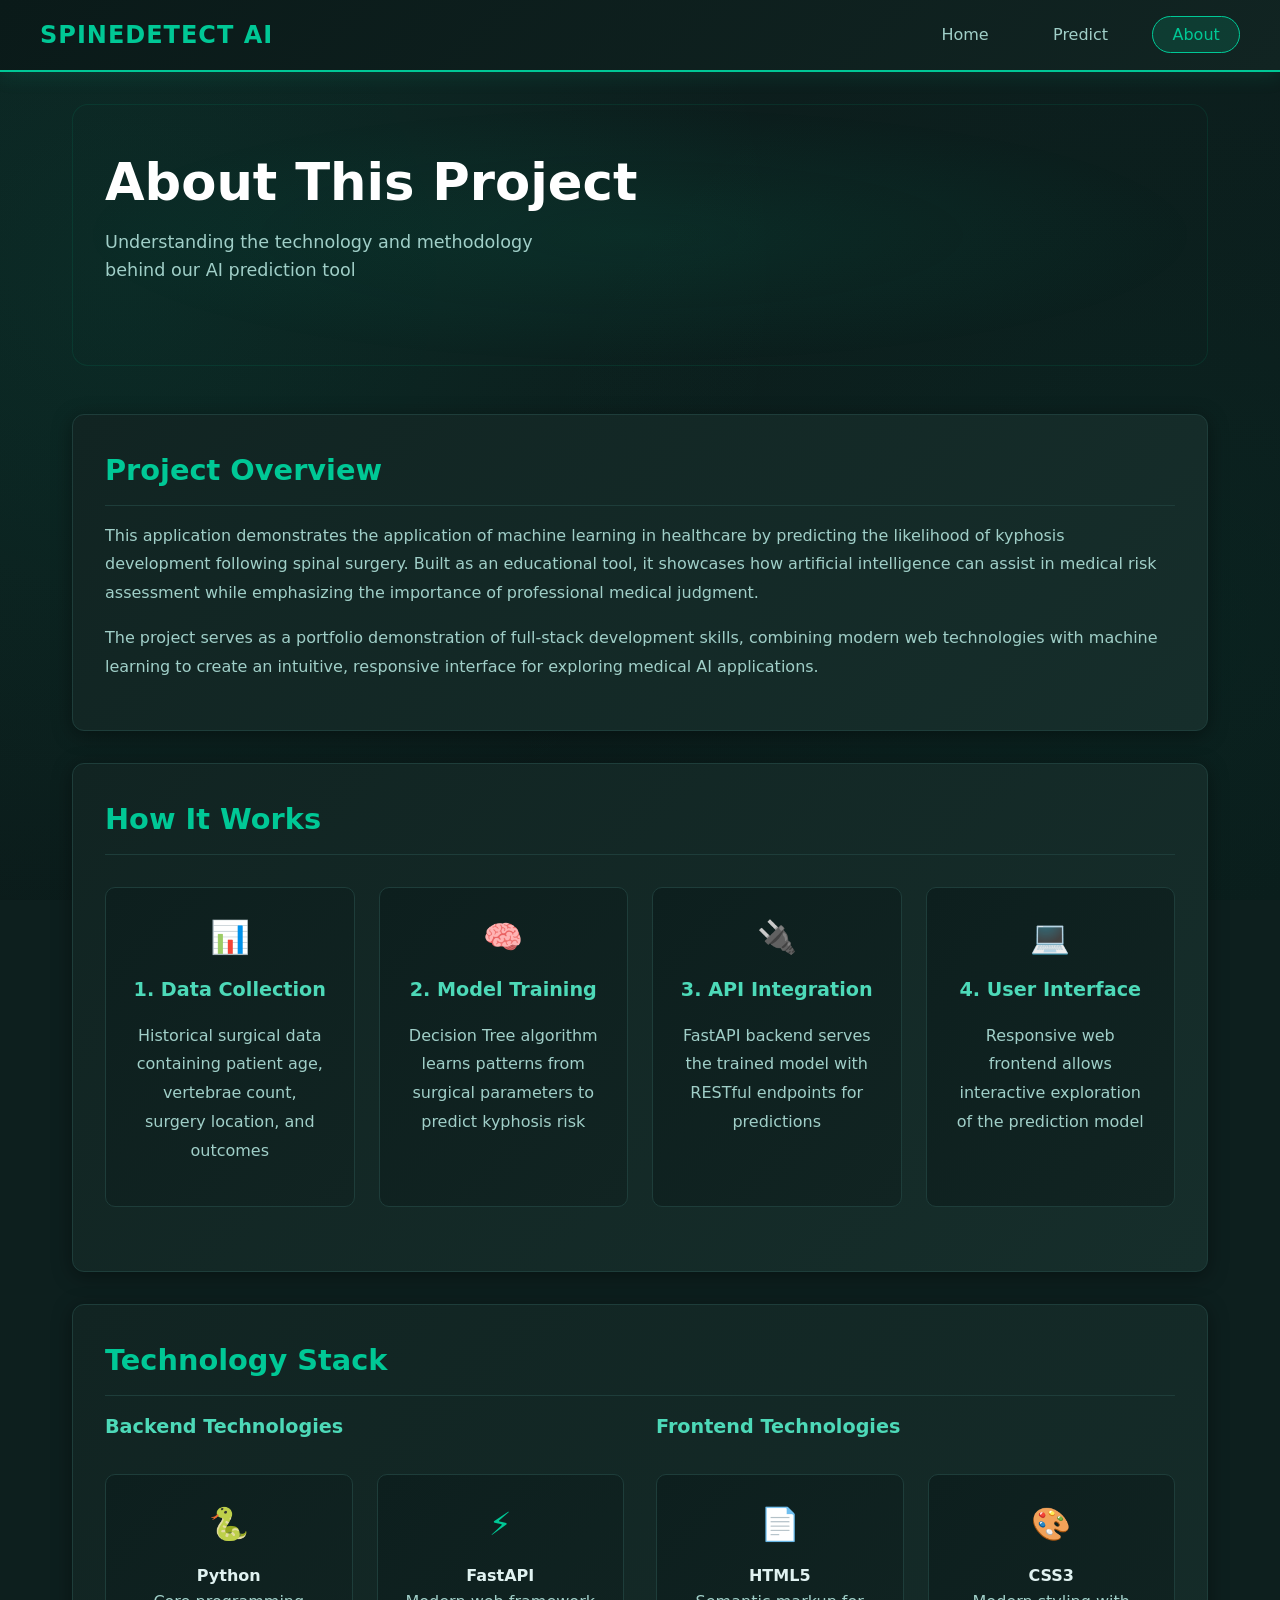
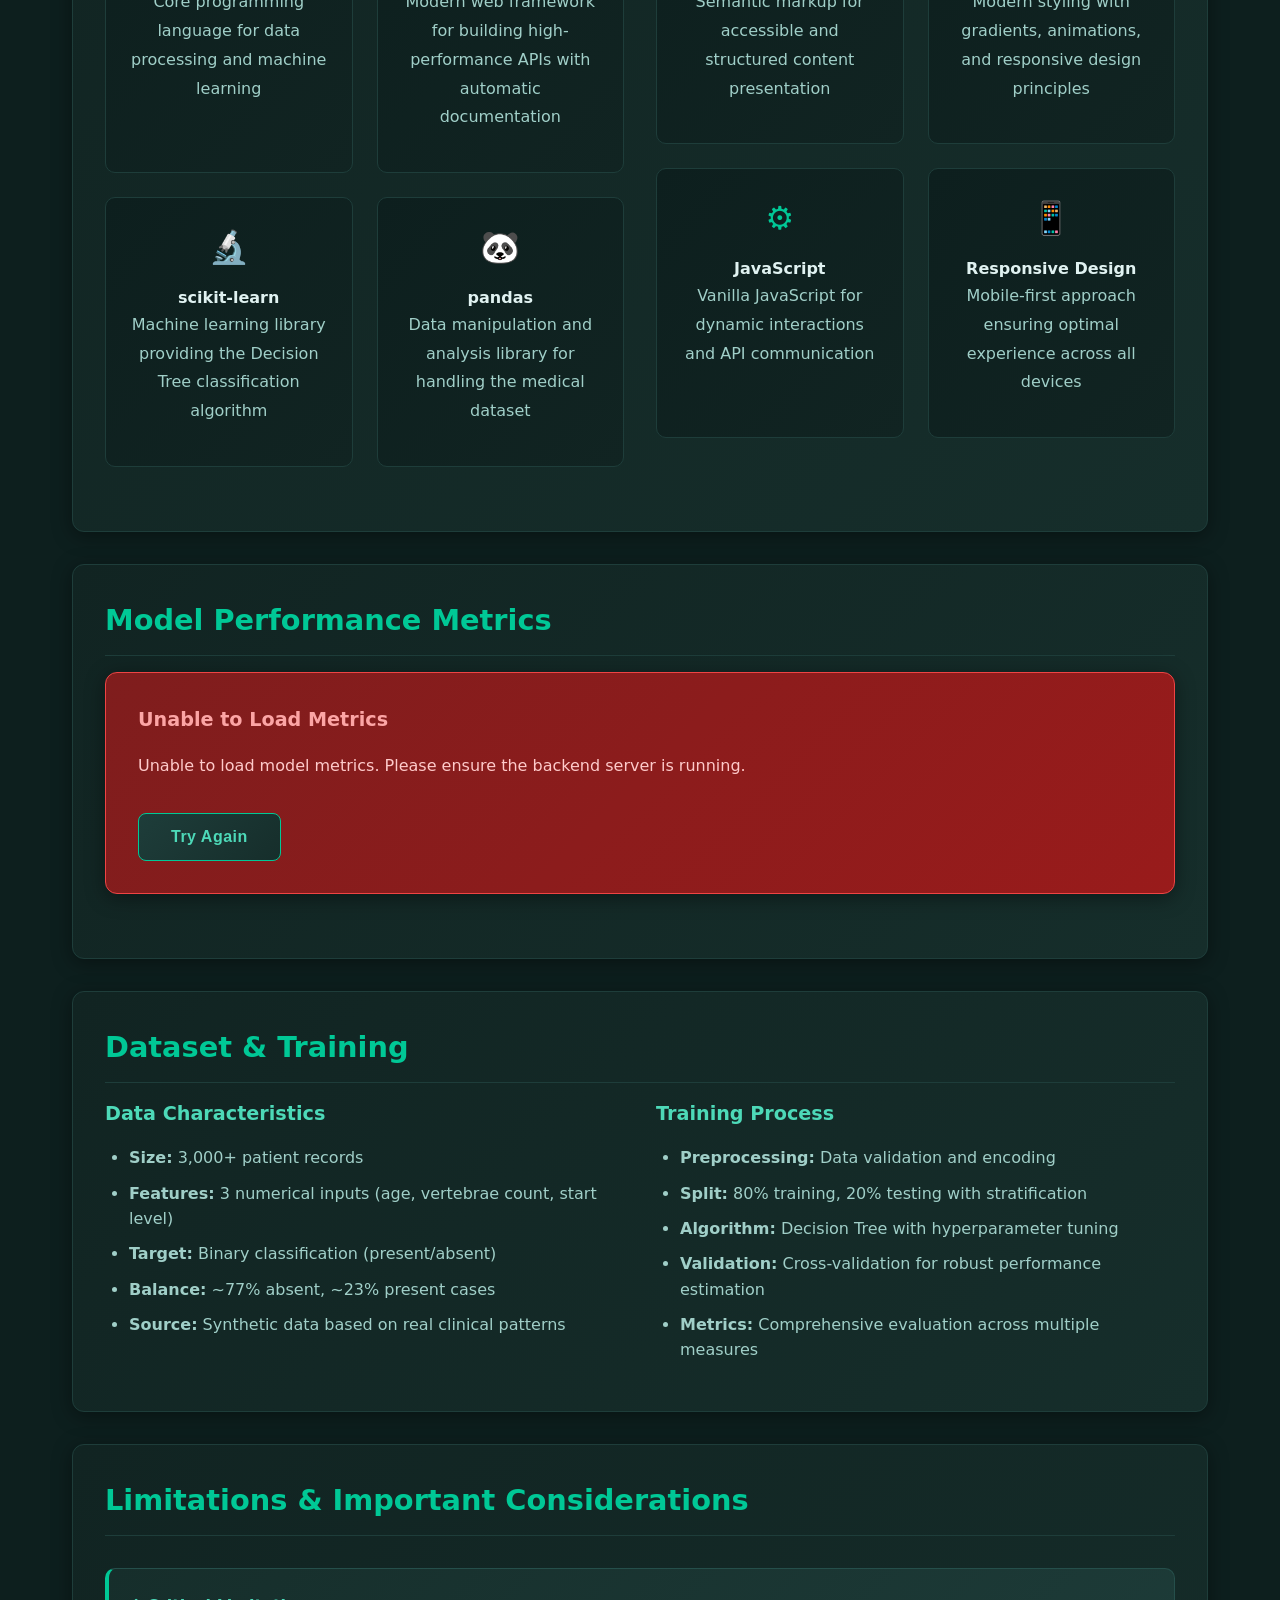
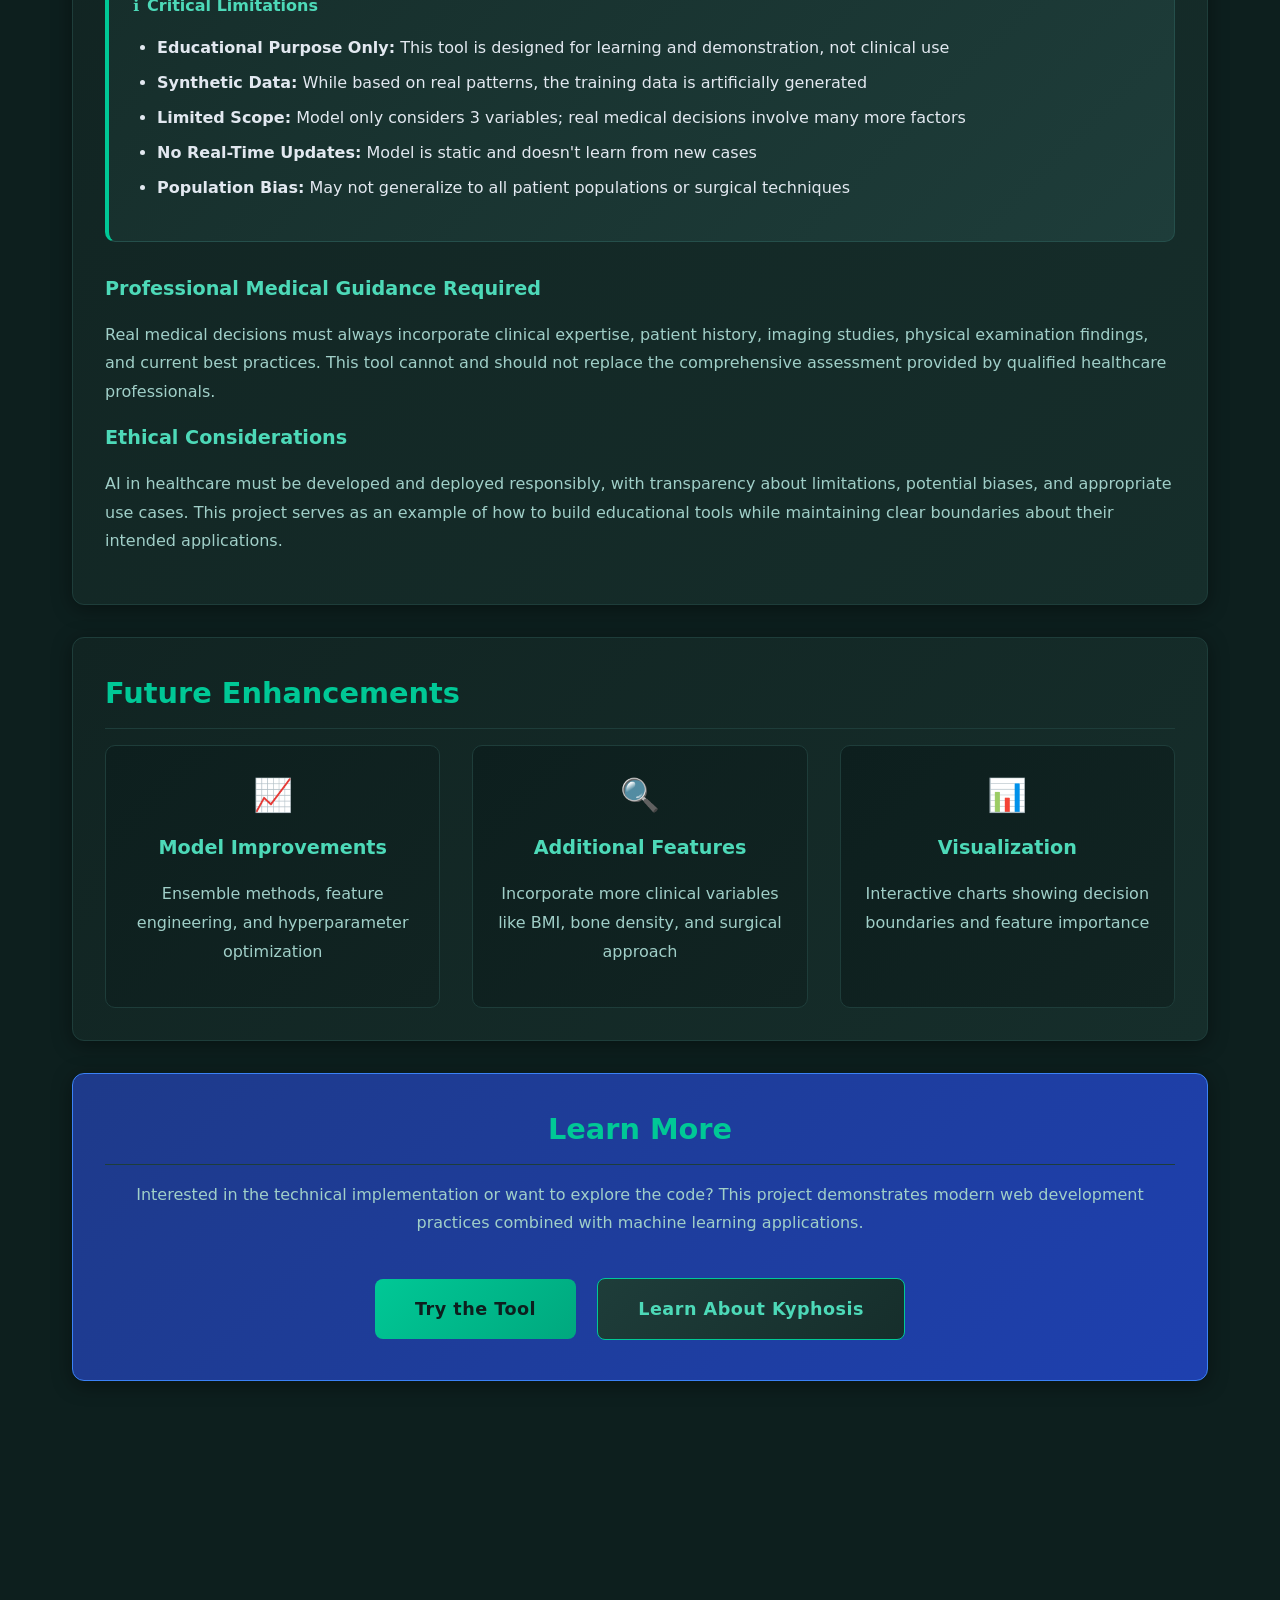
<file: Week 4/Task 12/Frontend/about.html>
<!DOCTYPE html>
<html lang="en">
<head>
    <meta charset="UTF-8">
    <meta name="viewport" content="width=device-width, initial-scale=1.0">
    <title>About - SpineDetect AI Prediction Tool</title>
    <link rel="stylesheet" href="style.css">
    <meta name="description" content="Learn about our AI-powered kyphosis prediction tool, its technology stack, model performance, and limitations.">
</head>
<body>
    <!-- Navigation Bar -->
    <nav class="navbar">
        <div class="nav-container">
            <a href="index.html" class="nav-brand">SpineDetect AI</a>
            <ul class="nav-links">
                <li><a href="index.html">Home</a></li>
                <li><a href="predict.html">Predict</a></li>
                <li><a href="about.html">About</a></li>
            </ul>
            <div class="nav-toggle">
                <span></span>
                <span></span>
                <span></span>
            </div>
        </div>
    </nav>

    <!-- Main Content -->
    <div class="container">
        <!-- Hero Section -->
        <section class="hero">
            <h1>About This Project</h1>
            <p>Understanding the technology and methodology behind our AI prediction tool</p>
        </section>

        <!-- Project Overview -->
        <section class="card">
            <h2>Project Overview</h2>
            <p>
                This application demonstrates the application of machine learning in healthcare by predicting 
                the likelihood of kyphosis development following spinal surgery. Built as an educational tool, 
                it showcases how artificial intelligence can assist in medical risk assessment while emphasizing 
                the importance of professional medical judgment.
            </p>
            <p>
                The project serves as a portfolio demonstration of full-stack development skills, combining 
                modern web technologies with machine learning to create an intuitive, responsive interface 
                for exploring medical AI applications.
            </p>
        </section>

        <!-- How It Works -->
        <section class="card">
            <h2>How It Works</h2>
            <div class="tech-grid">
                <div class="tech-card">
                    <div class="tech-icon">📊</div>
                    <h3>1. Data Collection</h3>
                    <p>Historical surgical data containing patient age, vertebrae count, surgery location, and outcomes</p>
                </div>
                
                <div class="tech-card">
                    <div class="tech-icon">🧠</div>
                    <h3>2. Model Training</h3>
                    <p>Decision Tree algorithm learns patterns from surgical parameters to predict kyphosis risk</p>
                </div>
                
                <div class="tech-card">
                    <div class="tech-icon">🔌</div>
                    <h3>3. API Integration</h3>
                    <p>FastAPI backend serves the trained model with RESTful endpoints for predictions</p>
                </div>
                
                <div class="tech-card">
                    <div class="tech-icon">💻</div>
                    <h3>4. User Interface</h3>
                    <p>Responsive web frontend allows interactive exploration of the prediction model</p>
                </div>
            </div>
        </section>

        <!-- Tech Stack -->
        <section class="card">
            <h2>Technology Stack</h2>
            <div class="two-column">
                <div>
                    <h3>Backend Technologies</h3>
                    <div class="tech-grid">
                        <div class="tech-card">
                            <div class="tech-icon">🐍</div>
                            <h4>Python</h4>
                            <p>Core programming language for data processing and machine learning</p>
                        </div>
                        
                        <div class="tech-card">
                            <div class="tech-icon">⚡</div>
                            <h4>FastAPI</h4>
                            <p>Modern web framework for building high-performance APIs with automatic documentation</p>
                        </div>
                        
                        <div class="tech-card">
                            <div class="tech-icon">🔬</div>
                            <h4>scikit-learn</h4>
                            <p>Machine learning library providing the Decision Tree classification algorithm</p>
                        </div>
                        
                        <div class="tech-card">
                            <div class="tech-icon">🐼</div>
                            <h4>pandas</h4>
                            <p>Data manipulation and analysis library for handling the medical dataset</p>
                        </div>
                    </div>
                </div>
                
                <div>
                    <h3>Frontend Technologies</h3>
                    <div class="tech-grid">
                        <div class="tech-card">
                            <div class="tech-icon">📄</div>
                            <h4>HTML5</h4>
                            <p>Semantic markup for accessible and structured content presentation</p>
                        </div>
                        
                        <div class="tech-card">
                            <div class="tech-icon">🎨</div>
                            <h4>CSS3</h4>
                            <p>Modern styling with gradients, animations, and responsive design principles</p>
                        </div>
                        
                        <div class="tech-card">
                            <div class="tech-icon">⚙️</div>
                            <h4>JavaScript</h4>
                            <p>Vanilla JavaScript for dynamic interactions and API communication</p>
                        </div>
                        
                        <div class="tech-card">
                            <div class="tech-icon">📱</div>
                            <h4>Responsive Design</h4>
                            <p>Mobile-first approach ensuring optimal experience across all devices</p>
                        </div>
                    </div>
                </div>
            </div>
        </section>

        <!-- Model Performance -->
        <section class="card">
            <h2>Model Performance Metrics</h2>
            <div id="metrics-loading" style="text-align: center; padding: 2rem;">
                <span class="loading-spinner"></span>
                <p style="color: #ccc; margin-top: 1rem;">Loading model performance data...</p>
            </div>
            
            <div id="metrics-content" style="display: none;">
                <p style="color: #ccc; margin-bottom: 2rem;">
                    Our Decision Tree model was evaluated on a held-out test set representing 20% of the available data. 
                    Below are the key performance metrics:
                </p>
                
                <table class="metrics-table" id="metrics-table">
                    <thead>
                        <tr>
                            <th>Metric</th>
                            <th>Value</th>
                            <th>Description</th>
                        </tr>
                    </thead>
                    <tbody id="metrics-tbody">
                        <!-- Metrics will be populated by JavaScript -->
                    </tbody>
                </table>
                
                <div class="two-column" style="margin-top: 2rem;">
                    <div>
                        <h3>Understanding the Metrics</h3>
                        <ul>
                            <li><strong>Accuracy:</strong> Percentage of correct predictions overall</li>
                            <li><strong>Precision:</strong> Of all "present" predictions, how many were actually correct</li>
                            <li><strong>Recall:</strong> Of all actual "present" cases, how many were correctly identified</li>
                            <li><strong>F1-Score:</strong> Harmonic mean of precision and recall, balancing both metrics</li>
                        </ul>
                    </div>
                    
                    <div>
                        <h3>Model Characteristics</h3>
                        <ul>
                            <li><strong>Algorithm:</strong> Decision Tree Classifier</li>
                            <li><strong>Features:</strong> Age, vertebrae count, surgery start level</li>
                            <li><strong>Training Size:</strong> ~2,400 patient records</li>
                            <li><strong>Validation:</strong> Stratified train-test split (80/20)</li>
                        </ul>
                    </div>
                </div>
            </div>
            
            <div id="metrics-error" style="display: none;">
                <!-- Error message will be populated by JavaScript -->
            </div>
        </section>

        <!-- Dataset Information -->
        <section class="card">
            <h2>Dataset & Training</h2>
            <div class="two-column">
                <div>
                    <h3>Data Characteristics</h3>
                    <ul>
                        <li><strong>Size:</strong> 3,000+ patient records</li>
                        <li><strong>Features:</strong> 3 numerical inputs (age, vertebrae count, start level)</li>
                        <li><strong>Target:</strong> Binary classification (present/absent)</li>
                        <li><strong>Balance:</strong> ~77% absent, ~23% present cases</li>
                        <li><strong>Source:</strong> Synthetic data based on real clinical patterns</li>
                    </ul>
                </div>
                
                <div>
                    <h3>Training Process</h3>
                    <ul>
                        <li><strong>Preprocessing:</strong> Data validation and encoding</li>
                        <li><strong>Split:</strong> 80% training, 20% testing with stratification</li>
                        <li><strong>Algorithm:</strong> Decision Tree with hyperparameter tuning</li>
                        <li><strong>Validation:</strong> Cross-validation for robust performance estimation</li>
                        <li><strong>Metrics:</strong> Comprehensive evaluation across multiple measures</li>
                    </ul>
                </div>
            </div>
        </section>

        <!-- Limitations & Disclaimer -->
        <section class="card">
            <h2>Limitations & Important Considerations</h2>
            <div class="disclaimer">
                <h3>Critical Limitations</h3>
                <ul style="margin: 1rem 0; color: #e2e8f0;">
                    <li><strong>Educational Purpose Only:</strong> This tool is designed for learning and demonstration, not clinical use</li>
                    <li><strong>Synthetic Data:</strong> While based on real patterns, the training data is artificially generated</li>
                    <li><strong>Limited Scope:</strong> Model only considers 3 variables; real medical decisions involve many more factors</li>
                    <li><strong>No Real-Time Updates:</strong> Model is static and doesn't learn from new cases</li>
                    <li><strong>Population Bias:</strong> May not generalize to all patient populations or surgical techniques</li>
                </ul>
            </div>
            
            <h3>Professional Medical Guidance Required</h3>
            <p>
                Real medical decisions must always incorporate clinical expertise, patient history, imaging studies, 
                physical examination findings, and current best practices. This tool cannot and should not replace 
                the comprehensive assessment provided by qualified healthcare professionals.
            </p>
            
            <h3>Ethical Considerations</h3>
            <p>
                AI in healthcare must be developed and deployed responsibly, with transparency about limitations, 
                potential biases, and appropriate use cases. This project serves as an example of how to build 
                educational tools while maintaining clear boundaries about their intended applications.
            </p>
        </section>

        <!-- Future Development -->
        <section class="card">
            <h2>Future Enhancements</h2>
            <div class="three-column">
                <div class="tech-card">
                    <div class="tech-icon">📈</div>
                    <h3>Model Improvements</h3>
                    <p>Ensemble methods, feature engineering, and hyperparameter optimization</p>
                </div>
                
                <div class="tech-card">
                    <div class="tech-icon">🔍</div>
                    <h3>Additional Features</h3>
                    <p>Incorporate more clinical variables like BMI, bone density, and surgical approach</p>
                </div>
                
                <div class="tech-card">
                    <div class="tech-icon">📊</div>
                    <h3>Visualization</h3>
                    <p>Interactive charts showing decision boundaries and feature importance</p>
                </div>
            </div>
        </section>

        <!-- Contact & Links -->
        <section class="card" style="text-align: center; background: linear-gradient(135deg, #1e3a8a 0%, #1e40af 100%); border-color: #3b82f6;">
            <h2>Learn More</h2>
            <p>
                Interested in the technical implementation or want to explore the code? 
                This project demonstrates modern web development practices combined with machine learning applications.
            </p>
            <div style="margin-top: 2rem;">
                <a href="predict.html" class="btn btn-large" style="margin: 0.5rem;">Try the Tool</a>
                <a href="index.html" class="btn btn-secondary btn-large" style="margin: 0.5rem;">Learn About Kyphosis</a>
            </div>
        </section>
    </div>

    <!-- Error Container -->
    <div id="error-container" style="display: none;"></div>
    <div id="network-error" style="display: none;"></div>

    <script src="script.js"></script>
    <script>
        // Page-specific JavaScript for About page
        function initAboutPage() {
            loadModelMetrics();
            console.log('About page initialized');
        }

        async function loadModelMetrics() {
            const loadingDiv = document.getElementById('metrics-loading');
            const contentDiv = document.getElementById('metrics-content');
            const errorDiv = document.getElementById('metrics-error');
            
            try {
                const metrics = await fetchModelMetrics();
                
                // Hide loading, show content
                loadingDiv.style.display = 'none';
                contentDiv.style.display = 'block';
                errorDiv.style.display = 'none';
                
                // Populate metrics table
                populateMetricsTable(metrics);
                
            } catch (error) {
                console.error('Failed to load metrics:', error);
                
                // Hide loading, show error
                loadingDiv.style.display = 'none';
                contentDiv.style.display = 'none';
                errorDiv.style.display = 'block';
                errorDiv.innerHTML = `
                    <div class="card" style="border-color: #ef4444; background: linear-gradient(135deg, #7f1d1d 0%, #991b1b 100%);">
                        <h3 style="color: #fca5a5;">Unable to Load Metrics</h3>
                        <p style="color: #fecaca;">${error.message}</p>
                        <button onclick="loadModelMetrics()" class="btn btn-secondary" style="margin-top: 1rem;">
                            Try Again
                        </button>
                    </div>
                `;
            }
        }

        function populateMetricsTable(metrics) {
            const tbody = document.getElementById('metrics-tbody');
            
            const metricsData = [
                {
                    name: 'Accuracy',
                    value: (metrics.accuracy * 100).toFixed(1) + '%',
                    description: 'Overall percentage of correct predictions'
                },
                {
                    name: 'Precision',
                    value: (metrics.precision * 100).toFixed(1) + '%',
                    description: 'Accuracy of positive predictions (when model says "present")'
                },
                {
                    name: 'Recall',
                    value: (metrics.recall * 100).toFixed(1) + '%',
                    description: 'Percentage of actual positive cases correctly identified'
                },
                {
                    name: 'F1-Score',
                    value: (metrics.f1_score * 100).toFixed(1) + '%',
                    description: 'Balanced measure combining precision and recall'
                }
            ];
            
            tbody.innerHTML = metricsData.map(metric => `
                <tr>
                    <td style="font-weight: 600; color: #87ceeb;">${metric.name}</td>
                    <td style="font-weight: 600;">${metric.value}</td>
                    <td>${metric.description}</td>
                </tr>
            `).join('');
        }
    </script>
</body>
</html>
</file>
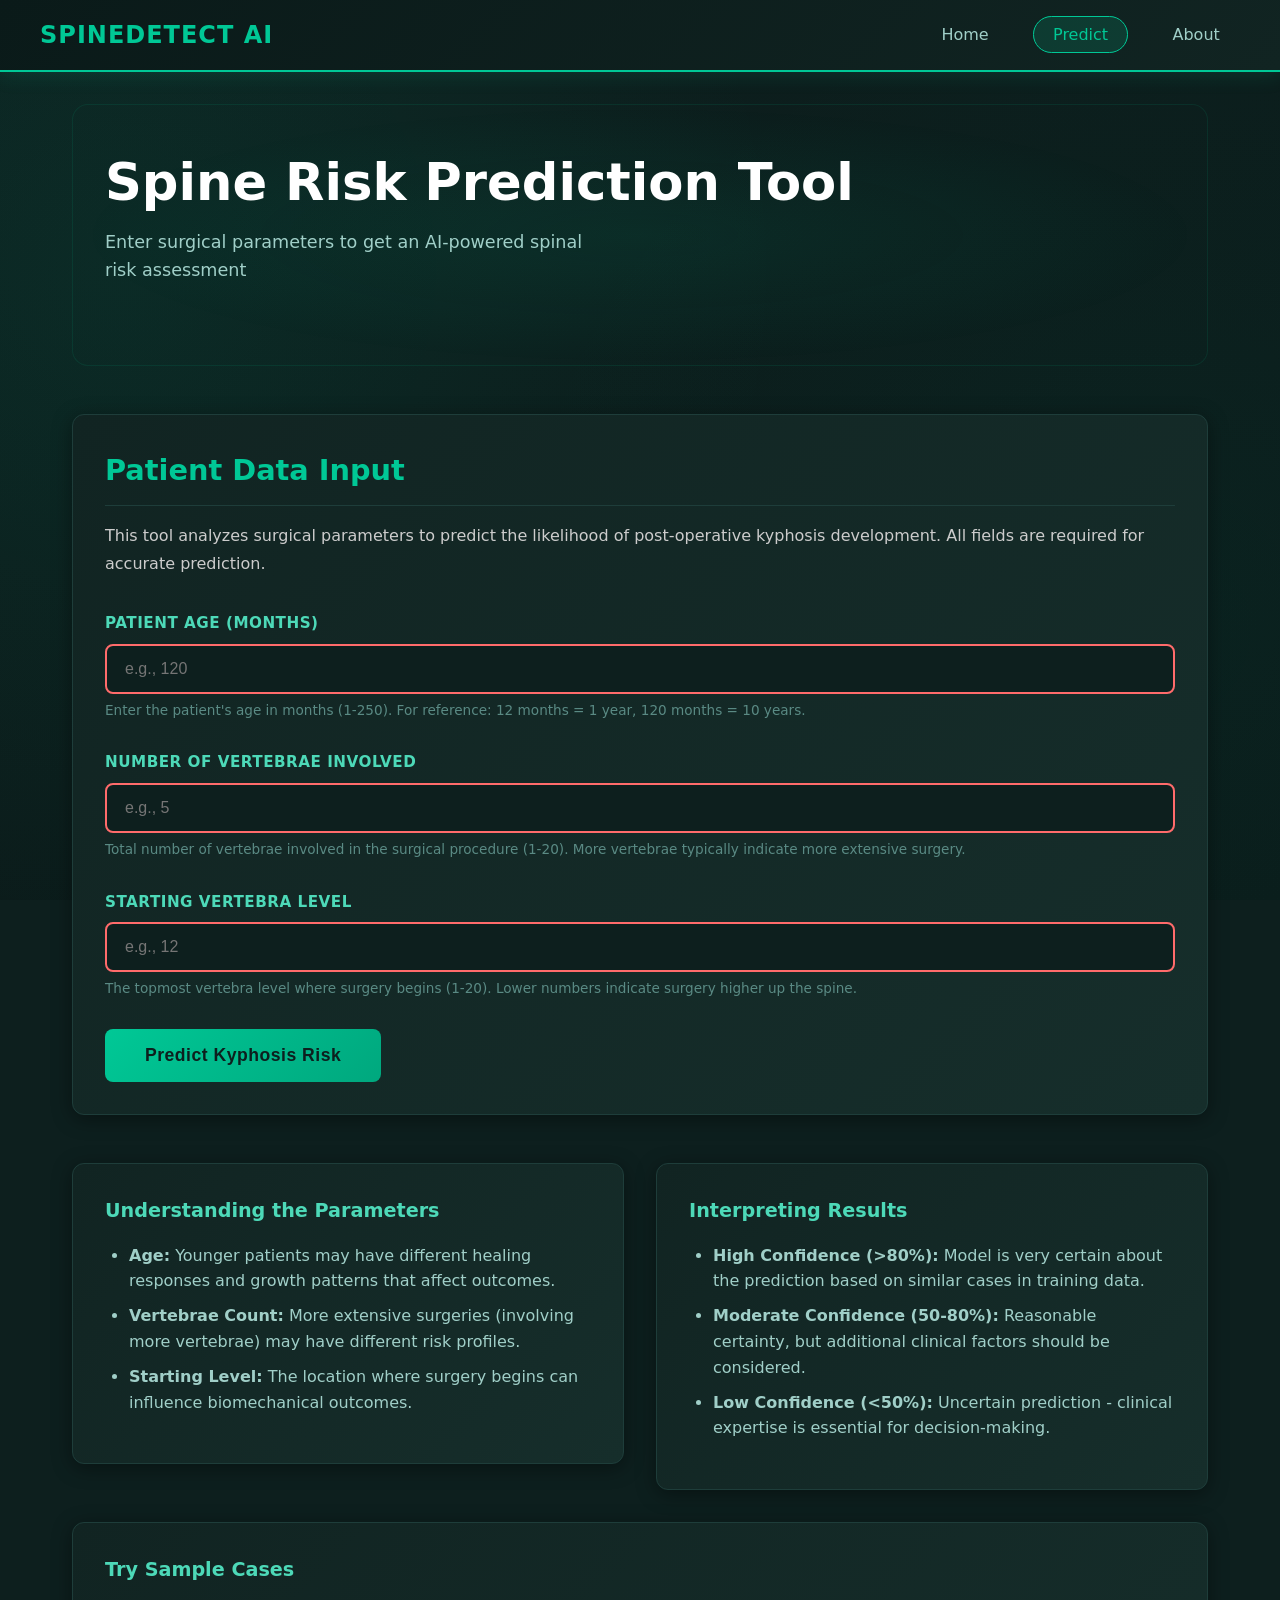
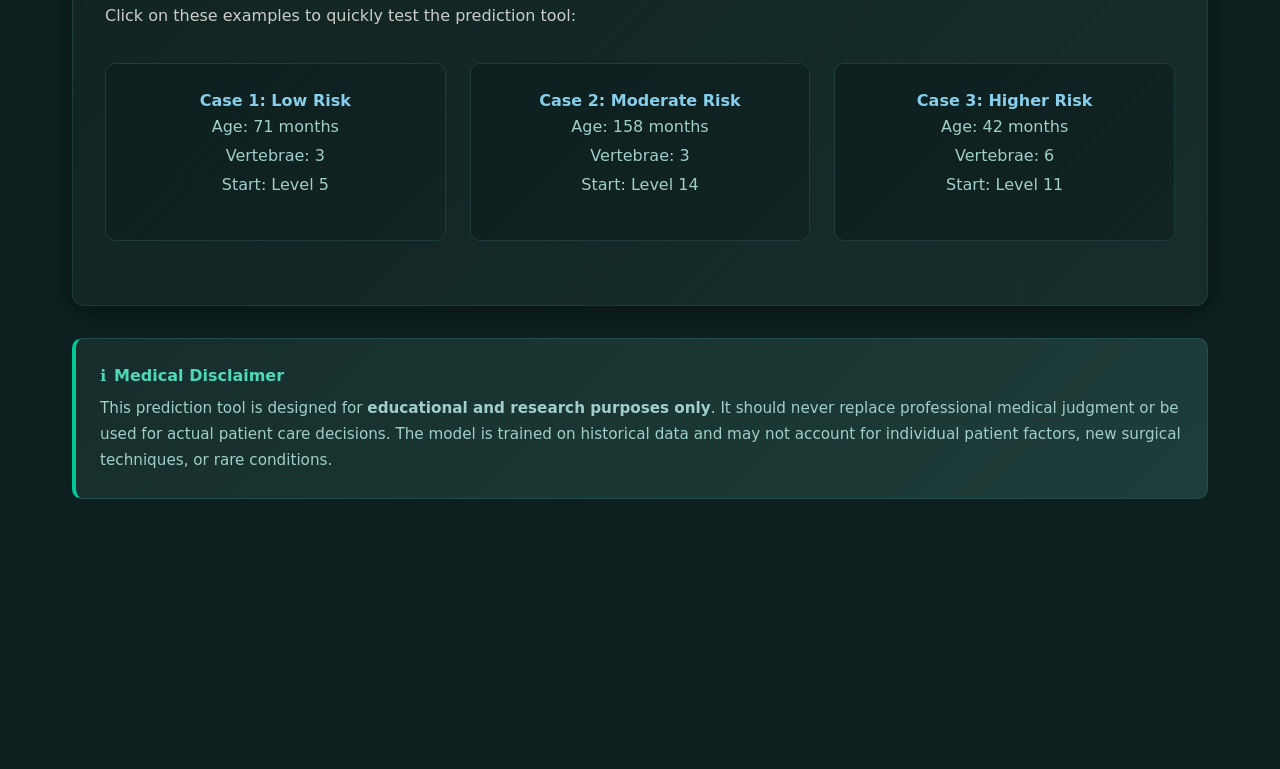
<file: Week 4/Task 12/Frontend/predict.html>
<!DOCTYPE html>
<html lang="en">
<head>
    <meta charset="UTF-8">
    <meta name="viewport" content="width=device-width, initial-scale=1.0">
    <title>Spine Risk Prediction - AI Medical Assessment</title>
    <link rel="stylesheet" href="style.css">
    <meta name="description" content="Use our AI-powered tool to predict kyphosis risk based on surgical parameters for educational purposes.">
</head>
<body>
    <!-- Navigation Bar -->
    <nav class="navbar">
        <div class="nav-container">
            <a href="index.html" class="nav-brand">SpineDetect AI</a>
            <ul class="nav-links">
                <li><a href="index.html">Home</a></li>
                <li><a href="predict.html">Predict</a></li>
                <li><a href="about.html">About</a></li>
            </ul>
            <div class="nav-toggle">
                <span></span>
                <span></span>
                <span></span>
            </div>
        </div>
    </nav>

    <!-- Main Content -->
    <div class="container">
        <!-- Hero Section -->
        <section class="hero">
            <h1>Spine Risk Prediction Tool</h1>
            <p>Enter surgical parameters to get an AI-powered spinal risk assessment</p>
        </section>

        <!-- Prediction Form -->
        <section class="card">
            <h2>Patient Data Input</h2>
            <p style="color: #ccc; margin-bottom: 2rem;">
                This tool analyzes surgical parameters to predict the likelihood of post-operative kyphosis development.
                All fields are required for accurate prediction.
            </p>

            <form id="prediction-form">
                <div class="form-group">
                    <label for="age">Patient Age (months)</label>
                    <input 
                        type="number" 
                        id="age" 
                        name="age" 
                        required 
                        min="1" 
                        max="250"
                        placeholder="e.g., 120"
                    >
                    <small>Enter the patient's age in months (1-250). For reference: 12 months = 1 year, 120 months = 10 years.</small>
                    <div class="error-message" id="age-error"></div>
                </div>

                <div class="form-group">
                    <label for="number">Number of Vertebrae Involved</label>
                    <input 
                        type="number" 
                        id="number" 
                        name="number" 
                        required 
                        min="1" 
                        max="20"
                        placeholder="e.g., 5"
                    >
                    <small>Total number of vertebrae involved in the surgical procedure (1-20). More vertebrae typically indicate more extensive surgery.</small>
                    <div class="error-message" id="number-error"></div>
                </div>

                <div class="form-group">
                    <label for="start">Starting Vertebra Level</label>
                    <input 
                        type="number" 
                        id="start" 
                        name="start" 
                        required 
                        min="1" 
                        max="20"
                        placeholder="e.g., 12"
                    >
                    <small>The topmost vertebra level where surgery begins (1-20). Lower numbers indicate surgery higher up the spine.</small>
                    <div class="error-message" id="start-error"></div>
                </div>

                <button type="submit" id="predict-btn" class="btn btn-large">
                    <span class="btn-text">Predict Kyphosis Risk</span>
                </button>
            </form>
        </section>

        <!-- Results Section -->
        <section id="results-section" style="display: none;">
            <div class="result-card" id="result-card">
                <div class="result-text" id="result-text">
                    <!-- Result will be populated by JavaScript -->
                </div>
                
                <div class="confidence-bar">
                    <div class="confidence-fill" id="confidence-fill"></div>
                </div>
                <div class="confidence-text" id="confidence-text">
                    <!-- Confidence will be populated by JavaScript -->
                </div>
                
                <p style="margin-top: 2rem; color: #ccc; font-size: 0.95rem; line-height: 1.6;">
                    <strong>Important:</strong> This is a statistical estimate based on a machine learning model 
                    trained on historical surgical data. It should not be used for actual medical diagnosis or 
                    treatment decisions. Always consult with qualified healthcare professionals.
                </p>
                
                <button type="button" id="reset-btn" class="btn btn-secondary" style="margin-top: 1rem;">
                    Make Another Prediction
                </button>
            </div>
        </section>

        <!-- Information Cards -->
        <div class="two-column" style="margin-top: 3rem;">
            <section class="card">
                <h3>Understanding the Parameters</h3>
                <ul>
                    <li><strong>Age:</strong> Younger patients may have different healing responses and growth patterns that affect outcomes.</li>
                    <li><strong>Vertebrae Count:</strong> More extensive surgeries (involving more vertebrae) may have different risk profiles.</li>
                    <li><strong>Starting Level:</strong> The location where surgery begins can influence biomechanical outcomes.</li>
                </ul>
            </section>

            <section class="card">
                <h3>Interpreting Results</h3>
                <ul>
                    <li><strong>High Confidence (>80%):</strong> Model is very certain about the prediction based on similar cases in training data.</li>
                    <li><strong>Moderate Confidence (50-80%):</strong> Reasonable certainty, but additional clinical factors should be considered.</li>
                    <li><strong>Low Confidence (<50%):</strong> Uncertain prediction - clinical expertise is essential for decision-making.</li>
                </ul>
            </section>
        </div>

        <!-- Sample Cases -->
        <section class="card">
            <h3>Try Sample Cases</h3>
            <p style="color: #ccc; margin-bottom: 1rem;">Click on these examples to quickly test the prediction tool:</p>
            
            <div class="tech-grid">
                <div class="tech-card sample-case" style="cursor: pointer;" 
                     data-age="71" data-number="3" data-start="5">
                    <h4 style="color: #87ceeb;">Case 1: Low Risk</h4>
                    <p>Age: 71 months<br>Vertebrae: 3<br>Start: Level 5</p>
                </div>
                
                <div class="tech-card sample-case" style="cursor: pointer;" 
                     data-age="158" data-number="3" data-start="14">
                    <h4 style="color: #87ceeb;">Case 2: Moderate Risk</h4>
                    <p>Age: 158 months<br>Vertebrae: 3<br>Start: Level 14</p>
                </div>
                
                <div class="tech-card sample-case" style="cursor: pointer;" 
                     data-age="42" data-number="6" data-start="11">
                    <h4 style="color: #87ceeb;">Case 3: Higher Risk</h4>
                    <p>Age: 42 months<br>Vertebrae: 6<br>Start: Level 11</p>
                </div>
            </div>
        </section>

        <!-- Medical Disclaimer -->
        <section class="disclaimer">
            <h3>Medical Disclaimer</h3>
            <p>
                This prediction tool is designed for <strong>educational and research purposes only</strong>. 
                It should never replace professional medical judgment or be used for actual patient care decisions. 
                The model is trained on historical data and may not account for individual patient factors, 
                new surgical techniques, or rare conditions.
            </p>
        </section>
    </div>

    <!-- Error Container -->
    <div id="error-container" style="display: none;"></div>
    <div id="network-error" style="display: none;"></div>

    <script src="script.js"></script>
    <script>
        // Page-specific JavaScript for Predict page
        function initPredictPage() {
            const form = document.getElementById('prediction-form');
            const predictBtn = document.getElementById('predict-btn');
            const resetBtn = document.getElementById('reset-btn');
            const resultsSection = document.getElementById('results-section');
            const resultCard = document.getElementById('result-card');
            const resultText = document.getElementById('result-text');
            
            // Form submission
            form.addEventListener('submit', handleFormSubmit);
            
            // Reset functionality
            resetBtn.addEventListener('click', resetForm);
            
            // Sample case clicks
            document.querySelectorAll('.sample-case').forEach(card => {
                card.addEventListener('click', () => {
                    const age = card.dataset.age;
                    const number = card.dataset.number;
                    const start = card.dataset.start;
                    
                    document.getElementById('age').value = age;
                    document.getElementById('number').value = number;
                    document.getElementById('start').value = start;
                    
                    // Clear any existing errors
                    clearErrors();
                });
            });
            
            // Real-time validation
            addInputValidation();
            
            console.log('Predict page initialized');
        }

        async function handleFormSubmit(event) {
            event.preventDefault();
            console.log('Form submitted');
            
            // Clear previous errors
            clearErrors();
            hideError();
            
            // Get form data
            const formData = {
                age: parseInt(document.getElementById('age').value),
                number: parseInt(document.getElementById('number').value),
                start: parseInt(document.getElementById('start').value)
            };
            
            console.log('Form data:', formData);
            
            // Validate input
            if (!validateFormData(formData)) {
                console.log('Form validation failed');
                return;
            }
            
            // Show loading state
            const resultsSection = document.getElementById('results-section');
            setButtonLoading(document.getElementById('predict-btn'), true);
            resultsSection.style.display = 'none';
            
            try {
                // Make prediction
                console.log('Making prediction...');
                const result = await makePrediction(formData);
                console.log('Prediction successful:', result);
                
                // Display result
                displayPredictionResult(result);
                
            } catch (error) {
                console.error('Prediction error:', error);
                displayError(error.message);
            } finally {
                setButtonLoading(document.getElementById('predict-btn'), false);
            }
        }

        function validateFormData(data) {
            let isValid = true;
            
            // Age validation
            const ageError = validateInput(data.age, 1, 250, 'Age');
            if (ageError) {
                showFieldError('age', ageError);
                isValid = false;
            }
            
            // Number validation
            const numberError = validateInput(data.number, 1, 20, 'Number of vertebrae');
            if (numberError) {
                showFieldError('number', numberError);
                isValid = false;
            }
            
            // Start validation
            const startError = validateInput(data.start, 1, 20, 'Starting vertebra level');
            if (startError) {
                showFieldError('start', startError);
                isValid = false;
            }
            
            return isValid;
        }

        function showFieldError(fieldName, message) {
            const errorElement = document.getElementById(`${fieldName}-error`);
            const inputElement = document.getElementById(fieldName);
            
            if (errorElement) {
                errorElement.textContent = message;
                errorElement.style.display = 'block';
            }
            
            if (inputElement) {
                inputElement.style.borderColor = '#ff6b6b';
            }
        }

        function clearErrors() {
            ['age', 'number', 'start'].forEach(fieldName => {
                const errorElement = document.getElementById(`${fieldName}-error`);
                const inputElement = document.getElementById(fieldName);
                
                if (errorElement) {
                    errorElement.style.display = 'none';
                }
                
                if (inputElement) {
                    inputElement.style.borderColor = '#444';
                }
            });
        }

        function displayPredictionResult(result) {
            console.log('Displaying prediction result:', result);
            
            const { prediction, confidence } = result;
            const resultsSection = document.getElementById('results-section');
            const resultCard = document.getElementById('result-card');
            const resultText = document.getElementById('result-text');
            
            console.log('Elements found:', {
                resultsSection: !!resultsSection,
                resultCard: !!resultCard,
                resultText: !!resultText
            });
            
            // Update result text and styling
            if (prediction === 'present') {
                resultText.textContent = 'Kyphosis Likely Present';
                resultCard.className = 'result-card positive';
            } else {
                resultText.textContent = 'Kyphosis Likely Absent';
                resultCard.className = 'result-card negative';
            }
            
            console.log('Updated result text to:', resultText.textContent);
            console.log('Updated result card class to:', resultCard.className);
            
            // Show results section
            resultsSection.style.display = 'block';
            console.log('Results section display set to:', resultsSection.style.display);
            
            // Animate confidence bar
            animateConfidenceBar(confidence);
            
            // Scroll to results
            scrollToElement('results-section');
        }

        function resetForm() {
            document.getElementById('prediction-form').reset();
            document.getElementById('results-section').style.display = 'none';
            clearErrors();
            hideError();
            
            // Focus on first input
            document.getElementById('age').focus();
        }

        function addInputValidation() {
            // Age input validation
            document.getElementById('age').addEventListener('input', function() {
                validateSingleInput(this, 1, 250, 'age');
            });
            
            // Number input validation
            document.getElementById('number').addEventListener('input', function() {
                validateSingleInput(this, 1, 20, 'number');
            });
            
            // Start input validation
            document.getElementById('start').addEventListener('input', function() {
                validateSingleInput(this, 1, 20, 'start');
            });
        }

        function validateSingleInput(input, min, max, fieldName) {
            const value = parseInt(input.value);
            const errorElement = document.getElementById(`${fieldName}-error`);
            
            if (input.value && (isNaN(value) || value < min || value > max)) {
                input.style.borderColor = '#ff6b6b';
                if (errorElement) {
                    errorElement.textContent = `Must be between ${min} and ${max}`;
                    errorElement.style.display = 'block';
                }
            } else {
                input.style.borderColor = '#444';
                if (errorElement) {
                    errorElement.style.display = 'none';
                }
            }
        }
    </script>
</body>
</html>
</file>
<file: Week 4/Task 12/Frontend/style.css>
/* Spine Health Detector - Fresh Green/Teal Medical Theme */
* {
    margin: 0;
    padding: 0;
    box-sizing: border-box;
}

body {
    font-family: 'Segoe UI', system-ui, -apple-system, sans-serif;
    line-height: 1.6;
    color: #e0f2f1;
    background: #0d1f1e;
    background-image:
        radial-gradient(circle at 10% 30%, rgba(0, 200, 150, 0.08) 0%, transparent 50%),
        radial-gradient(circle at 90% 70%, rgba(0, 150, 120, 0.06) 0%, transparent 50%),
        linear-gradient(160deg, #0d1f1e 0%, #0a1a19 100%);
    min-height: 100vh;
    background-attachment: fixed;
    overflow-x: hidden;
}

/* Navigation Bar */
.navbar {
    background: linear-gradient(135deg, #0a1a19 0%, #112422 100%);
    border-bottom: 2px solid #00c896;
    padding: 1rem 2rem;
    position: sticky;
    top: 0;
    z-index: 100;
    box-shadow: 0 2px 20px rgba(0, 200, 150, 0.15);
}

.nav-container {
    max-width: 1200px;
    margin: 0 auto;
    display: flex;
    justify-content: space-between;
    align-items: center;
}

.nav-brand {
    font-size: 1.5rem;
    font-weight: 700;
    color: #00c896;
    text-decoration: none;
    letter-spacing: 1px;
    text-transform: uppercase;
}

.nav-links {
    display: flex;
    list-style: none;
    gap: 1.5rem;
}

.nav-links a {
    color: #a0cfc8;
    text-decoration: none;
    font-weight: 500;
    padding: 0.5rem 1.2rem;
    border-radius: 20px;
    transition: all 0.3s ease;
    border: 1px solid transparent;
}

.nav-links a:hover {
    color: #00c896;
    background: rgba(0, 200, 150, 0.1);
    border-color: rgba(0, 200, 150, 0.3);
}

.nav-links a.active {
    color: #00c896;
    background: rgba(0, 200, 150, 0.15);
    border-color: #00c896;
}

/* Mobile Navigation */
.nav-toggle {
    display: none;
    flex-direction: column;
    cursor: pointer;
}

.nav-toggle span {
    width: 25px;
    height: 3px;
    background: #a0cfc8;
    margin: 3px 0;
    transition: 0.3s;
    border-radius: 2px;
}

/* Main Container */
.container {
    max-width: 1200px;
    margin: 0 auto;
    padding: 2rem;
}

/* Hero Section */
.hero {
    padding: 3rem 2rem;
    background: radial-gradient(ellipse at center, rgba(0, 200, 150, 0.08) 0%, transparent 70%);
    border-radius: 16px;
    margin-bottom: 3rem;
    border: 1px solid rgba(0, 200, 150, 0.1);
}

.hero-inner {
    display: flex;
    align-items: center;
    justify-content: space-between;
    gap: 3rem;
    max-width: 1100px;
    margin: 0 auto;
}

.hero-text {
    flex: 1;
}

.hero-badge {
    display: inline-block;
    background: rgba(0, 200, 150, 0.15);
    border: 1px solid rgba(0, 200, 150, 0.4);
    color: #00c896;
    padding: 0.4rem 1rem;
    border-radius: 20px;
    font-size: 0.85rem;
    font-weight: 600;
    margin-bottom: 1.2rem;
    letter-spacing: 0.5px;
}

.hero h1 {
    font-size: 3.2rem;
    font-weight: 700;
    color: #ffffff;
    margin-bottom: 1rem;
    line-height: 1.15;
    text-align: left;
}

.hero-accent {
    color: #00c896;
    text-shadow: 0 0 30px rgba(0, 200, 150, 0.5);
}

.hero p {
    font-size: 1.1rem;
    color: #a0cfc8;
    margin-bottom: 2rem;
    max-width: 480px;
    text-align: left;
}

.hero-buttons {
    display: flex;
    gap: 1rem;
    flex-wrap: wrap;
    margin-bottom: 2.5rem;
}

.hero-stats {
    display: flex;
    gap: 2rem;
    flex-wrap: wrap;
}

.stat-item {
    display: flex;
    flex-direction: column;
    border-left: 2px solid #00c896;
    padding-left: 1rem;
}

.stat-number {
    font-size: 1.5rem;
    font-weight: 700;
    color: #00c896;
    line-height: 1;
}

.stat-label {
    font-size: 0.8rem;
    color: #5a8a84;
    margin-top: 0.2rem;
    text-transform: uppercase;
    letter-spacing: 0.5px;
}

.hero-image-wrap {
    flex: 0 0 240px;
    position: relative;
    display: flex;
    align-items: center;
    justify-content: center;
}

.hero-img-glow {
    position: absolute;
    width: 200px;
    height: 200px;
    background: radial-gradient(circle, rgba(0,200,150,0.2) 0%, transparent 70%);
    border-radius: 50%;
    top: 50%;
    left: 50%;
    transform: translate(-50%, -50%);
}

.hero-spine-img {
    width: 200px;
    height: auto;
    border-radius: 12px;
    border: 2px solid rgba(0, 200, 150, 0.3);
    box-shadow: 0 0 30px rgba(0, 200, 150, 0.2);
    filter: hue-rotate(90deg) brightness(0.85) saturate(1.2);
    position: relative;
    z-index: 1;
}

.hero-svg-box {
    display: flex;
    flex-direction: column;
    align-items: center;
    justify-content: center;
    background: rgba(0,200,150,0.05);
    border: 1px solid rgba(0,200,150,0.2);
    border-radius: 12px;
    padding: 1.5rem;
    width: 160px;
}

@media (max-width: 768px) {
    .hero-inner {
        flex-direction: column;
        text-align: center;
    }

    .hero h1 {
        font-size: 2rem;
        text-align: center;
    }

    .hero p {
        text-align: center;
        margin-left: auto;
        margin-right: auto;
    }

    .hero-buttons {
        justify-content: center;
    }

    .hero-stats {
        justify-content: center;
    }

    .hero-image-wrap {
        flex: 0 0 auto;
    }
}

/* Cards */
.card {
    background: linear-gradient(135deg, #112422 0%, #162e2b 100%);
    border: 1px solid #1e3d3a;
    border-radius: 12px;
    padding: 2rem;
    margin-bottom: 2rem;
    box-shadow: 0 4px 20px rgba(0, 0, 0, 0.4);
    transition: all 0.3s ease;
}

.card:hover {
    border-color: rgba(0, 200, 150, 0.3);
    box-shadow: 0 8px 30px rgba(0, 200, 150, 0.1);
    transform: translateY(-2px);
}

.card h2 {
    color: #00c896;
    margin-bottom: 1rem;
    font-size: 1.8rem;
    font-weight: 600;
    border-bottom: 1px solid #1e3d3a;
    padding-bottom: 0.75rem;
}

.card h3 {
    color: #4dd9b8;
    margin-bottom: 1rem;
    font-size: 1.2rem;
    font-weight: 600;
}

.card p {
    color: #a0cfc8;
    line-height: 1.8;
    margin-bottom: 1rem;
}

.card ul {
    color: #a0cfc8;
    padding-left: 1.5rem;
    margin-bottom: 1rem;
}

.card li {
    margin-bottom: 0.6rem;
}

/* Images */
.medical-image {
    width: 100%;
    max-width: 400px;
    height: auto;
    border-radius: 10px;
    border: 1px solid #1e3d3a;
    margin: 1rem 0;
    box-shadow: 0 4px 15px rgba(0, 0, 0, 0.4);
}

.image-grid {
    display: grid;
    grid-template-columns: repeat(auto-fit, minmax(300px, 1fr));
    gap: 2rem;
    margin: 2rem 0;
}

/* Forms */
.form-group {
    margin-bottom: 1.8rem;
}

.form-group label {
    display: block;
    color: #4dd9b8;
    font-weight: 600;
    margin-bottom: 0.5rem;
    font-size: 0.95rem;
    text-transform: uppercase;
    letter-spacing: 0.5px;
}

.form-group input {
    width: 100%;
    padding: 14px 18px;
    background: #0d1f1e;
    border: 2px solid #1e3d3a;
    border-radius: 8px;
    color: #e0f2f1;
    font-size: 1rem;
    transition: all 0.3s ease;
}

.form-group input:focus {
    outline: none;
    border-color: #00c896;
    box-shadow: 0 0 0 3px rgba(0, 200, 150, 0.15);
    background: #112422;
}

.form-group input:invalid {
    border-color: #ff6b6b;
}

.form-group small {
    display: block;
    margin-top: 0.4rem;
    color: #5a8a84;
    font-size: 0.85rem;
}

.error-message {
    color: #ff6b6b;
    font-size: 0.875rem;
    margin-top: 0.25rem;
}

/* Buttons */
.btn {
    display: inline-block;
    padding: 14px 32px;
    background: linear-gradient(135deg, #00c896 0%, #00a87e 100%);
    color: #0d1f1e;
    text-decoration: none;
    border: none;
    border-radius: 8px;
    font-size: 1rem;
    font-weight: 700;
    cursor: pointer;
    transition: all 0.3s ease;
    letter-spacing: 0.5px;
}

.btn:hover {
    background: linear-gradient(135deg, #00dfa8 0%, #00c896 100%);
    transform: translateY(-2px);
    box-shadow: 0 8px 25px rgba(0, 200, 150, 0.35);
}

.btn:active {
    transform: translateY(0);
}

.btn:disabled {
    opacity: 0.5;
    cursor: not-allowed;
    transform: none;
    box-shadow: none;
}

.btn-secondary {
    background: linear-gradient(135deg, #1e3d3a 0%, #162e2b 100%);
    color: #4dd9b8;
    border: 1px solid #00c896;
}

.btn-secondary:hover {
    background: linear-gradient(135deg, #254f4b 0%, #1e3d3a 100%);
    box-shadow: 0 8px 25px rgba(0, 200, 150, 0.2);
}

.btn-large {
    padding: 16px 40px;
    font-size: 1.1rem;
}

/* Loading Spinner */
.loading-spinner {
    display: inline-block;
    width: 20px;
    height: 20px;
    border: 2px solid rgba(0, 200, 150, 0.3);
    border-radius: 50%;
    border-top-color: #00c896;
    animation: spin 1s linear infinite;
    margin-right: 0.5rem;
}

@keyframes spin {
    to { transform: rotate(360deg); }
}

/* Results */
.result-card {
    background: linear-gradient(135deg, #112422 0%, #162e2b 100%);
    border: 1px solid #00c896;
    border-radius: 12px;
    padding: 2.5rem;
    text-align: center;
    margin: 2rem 0;
    box-shadow: 0 0 30px rgba(0, 200, 150, 0.2);
}

.result-card.positive {
    background: linear-gradient(135deg, #2d1010 0%, #3d1515 100%);
    border-color: #ef4444;
    box-shadow: 0 0 30px rgba(239, 68, 68, 0.25);
}

.result-card.negative {
    background: linear-gradient(135deg, #0d2a1e 0%, #0f3524 100%);
    border-color: #00c896;
    box-shadow: 0 0 30px rgba(0, 200, 150, 0.25);
}

.result-text {
    font-size: 1.6rem;
    font-weight: 700;
    margin-bottom: 1rem;
    text-transform: uppercase;
    letter-spacing: 2px;
}

.confidence-bar {
    width: 100%;
    height: 16px;
    background: rgba(0, 0, 0, 0.4);
    border-radius: 8px;
    overflow: hidden;
    margin: 1rem 0;
}

.confidence-fill {
    height: 100%;
    background: linear-gradient(90deg, #00c896 0%, #4dd9b8 100%);
    border-radius: 8px;
    transition: width 0.8s ease;
    box-shadow: 0 0 10px rgba(0, 200, 150, 0.6);
}

.confidence-text {
    font-size: 1rem;
    margin-top: 0.5rem;
    color: #a0cfc8;
}

/* Tech Stack */
.tech-grid {
    display: grid;
    grid-template-columns: repeat(auto-fit, minmax(220px, 1fr));
    gap: 1.5rem;
    margin: 2rem 0;
}

.tech-card {
    background: linear-gradient(135deg, #0d1f1e 0%, #112422 100%);
    border: 1px solid #1e3d3a;
    border-radius: 10px;
    padding: 1.5rem;
    text-align: center;
    transition: all 0.3s ease;
}

.tech-card:hover {
    border-color: #00c896;
    box-shadow: 0 0 20px rgba(0, 200, 150, 0.15);
    transform: translateY(-3px);
}

.tech-icon {
    font-size: 2rem;
    margin-bottom: 0.75rem;
    color: #00c896;
}

/* Metrics Table */
.metrics-table {
    width: 100%;
    border-collapse: collapse;
    margin: 2rem 0;
    background: #0d1f1e;
    border-radius: 10px;
    overflow: hidden;
    box-shadow: 0 4px 15px rgba(0, 0, 0, 0.3);
}

.metrics-table th,
.metrics-table td {
    padding: 1rem 1.2rem;
    text-align: left;
    border-bottom: 1px solid #1e3d3a;
}

.metrics-table th {
    background: #162e2b;
    color: #00c896;
    font-weight: 700;
    text-transform: uppercase;
    letter-spacing: 1px;
    font-size: 0.85rem;
}

.metrics-table td {
    color: #a0cfc8;
}

.metrics-table tr:hover {
    background: #112422;
}

/* Disclaimer */
.disclaimer {
    background: linear-gradient(135deg, #162e2b 0%, #1e3d3a 100%);
    border: 1px solid #254f4b;
    border-left: 4px solid #00c896;
    border-radius: 10px;
    padding: 1.5rem;
    margin: 2rem 0;
}

.disclaimer h3 {
    color: #4dd9b8;
    margin-bottom: 0.5rem;
    font-size: 1rem;
    display: flex;
    align-items: center;
    gap: 0.5rem;
}

.disclaimer h3::before {
    content: "ℹ️";
    font-size: 1rem;
}

.disclaimer p {
    color: #a0cfc8;
    font-size: 0.95rem;
    line-height: 1.7;
}

.medical-attention {
    border-left-color: #4dd9b8;
}

.medical-attention h3 {
    color: #4dd9b8;
}

.medical-attention h3::before {
    content: "🩺";
}

/* Grid Layouts */
.two-column {
    display: grid;
    grid-template-columns: 1fr 1fr;
    gap: 2rem;
    align-items: start;
}

.three-column {
    display: grid;
    grid-template-columns: repeat(3, 1fr);
    gap: 2rem;
}

/* Mobile Responsiveness */
@media (max-width: 768px) {
    .nav-links {
        display: none;
        position: absolute;
        top: 100%;
        left: 0;
        right: 0;
        background: #0a1a19;
        flex-direction: column;
        padding: 1rem;
        border-top: 1px solid #1e3d3a;
    }

    .nav-links.active {
        display: flex;
    }

    .nav-toggle {
        display: flex;
    }

    .hero h1 {
        font-size: 2rem;
    }

    .container {
        padding: 1rem;
    }

    .two-column,
    .three-column {
        grid-template-columns: 1fr;
    }

    .tech-grid {
        grid-template-columns: 1fr;
    }

    .image-grid {
        grid-template-columns: 1fr;
    }
}

@media (max-width: 480px) {
    .navbar {
        padding: 1rem;
    }

    .hero {
        padding: 2.5rem 1rem;
    }

    .card {
        padding: 1.5rem;
    }

    .btn {
        width: 100%;
        text-align: center;
    }
}

/* Accessibility */
@media (prefers-reduced-motion: reduce) {
    * {
        animation-duration: 0.01ms !important;
        animation-iteration-count: 1 !important;
        transition-duration: 0.01ms !important;
    }
}

/* Focus styles */
button:focus,
input:focus,
a:focus {
    outline: 2px solid #00c896;
    outline-offset: 2px;
}

/* Print styles */
@media print {
    body {
        background: white;
        color: black;
    }

    .navbar {
        display: none;
    }

    .card {
        background: white;
        border: 1px solid #ccc;
        box-shadow: none;
    }
}
</file>
